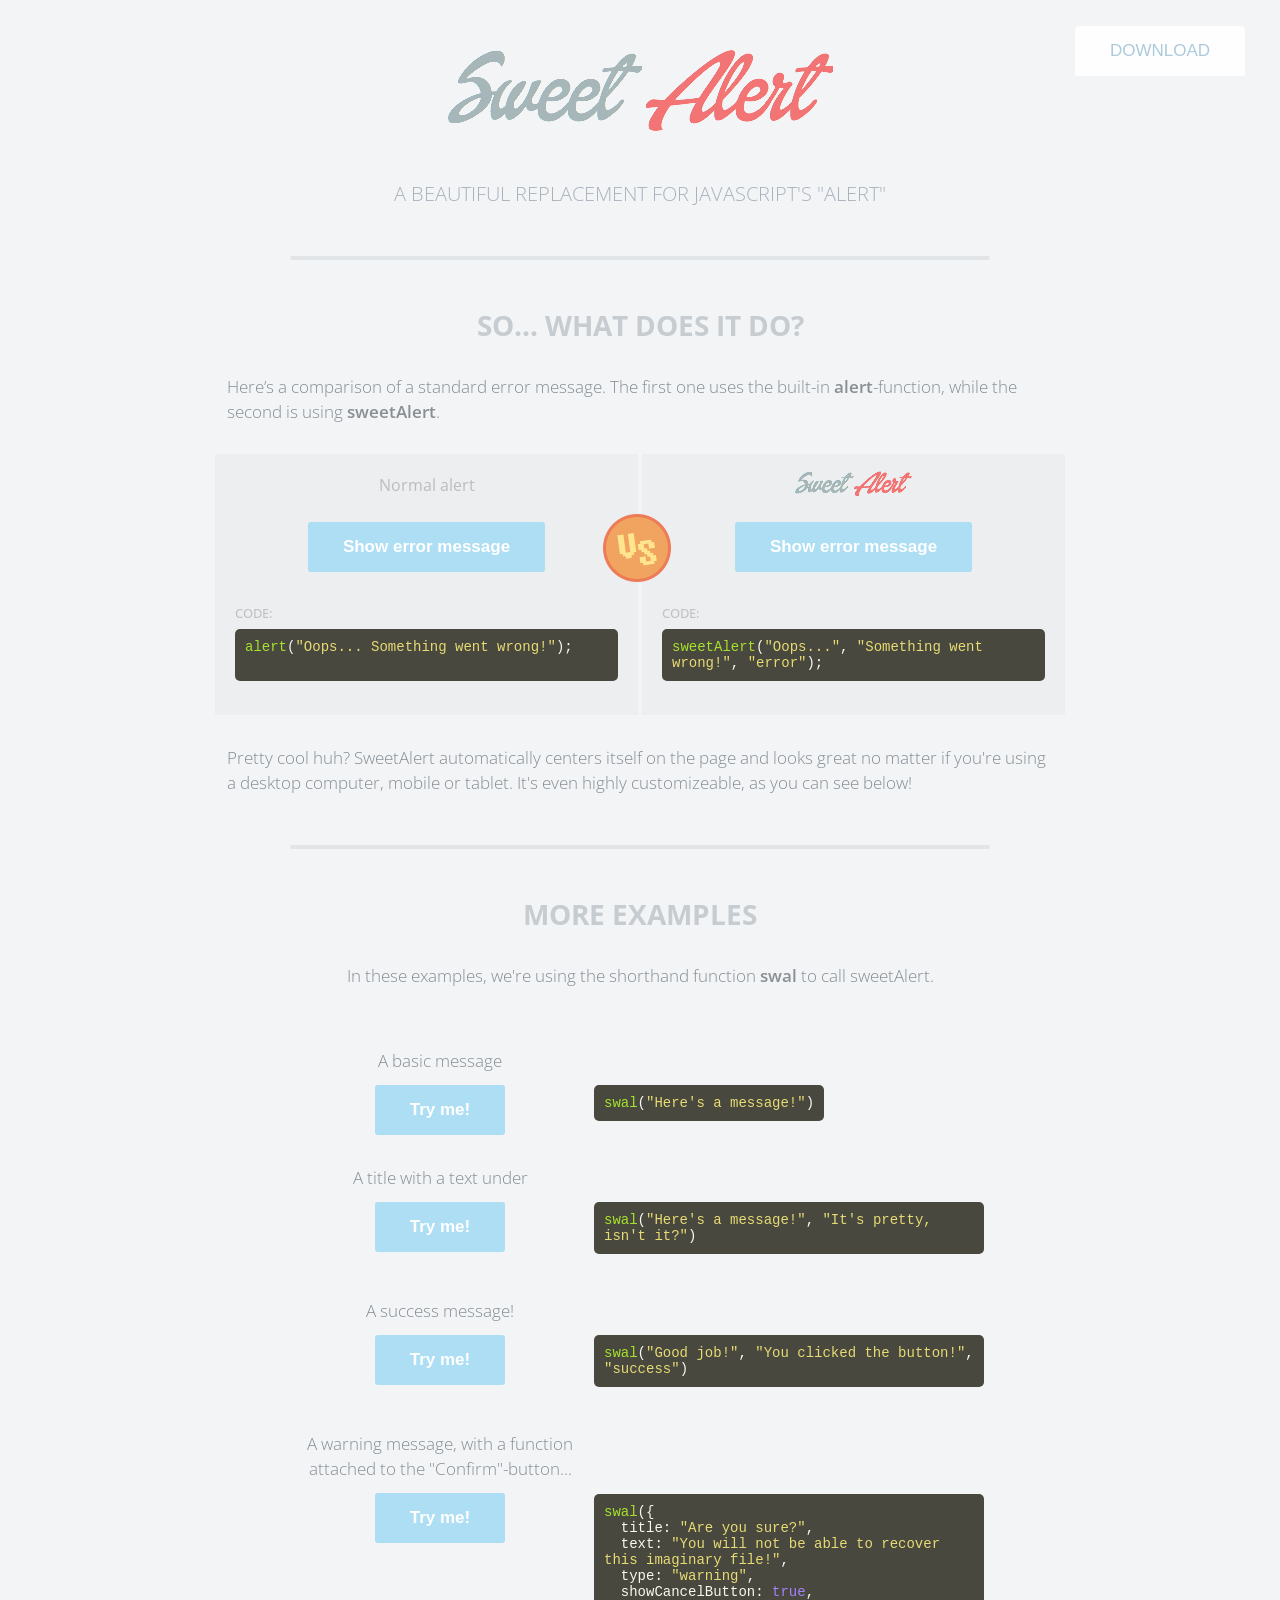
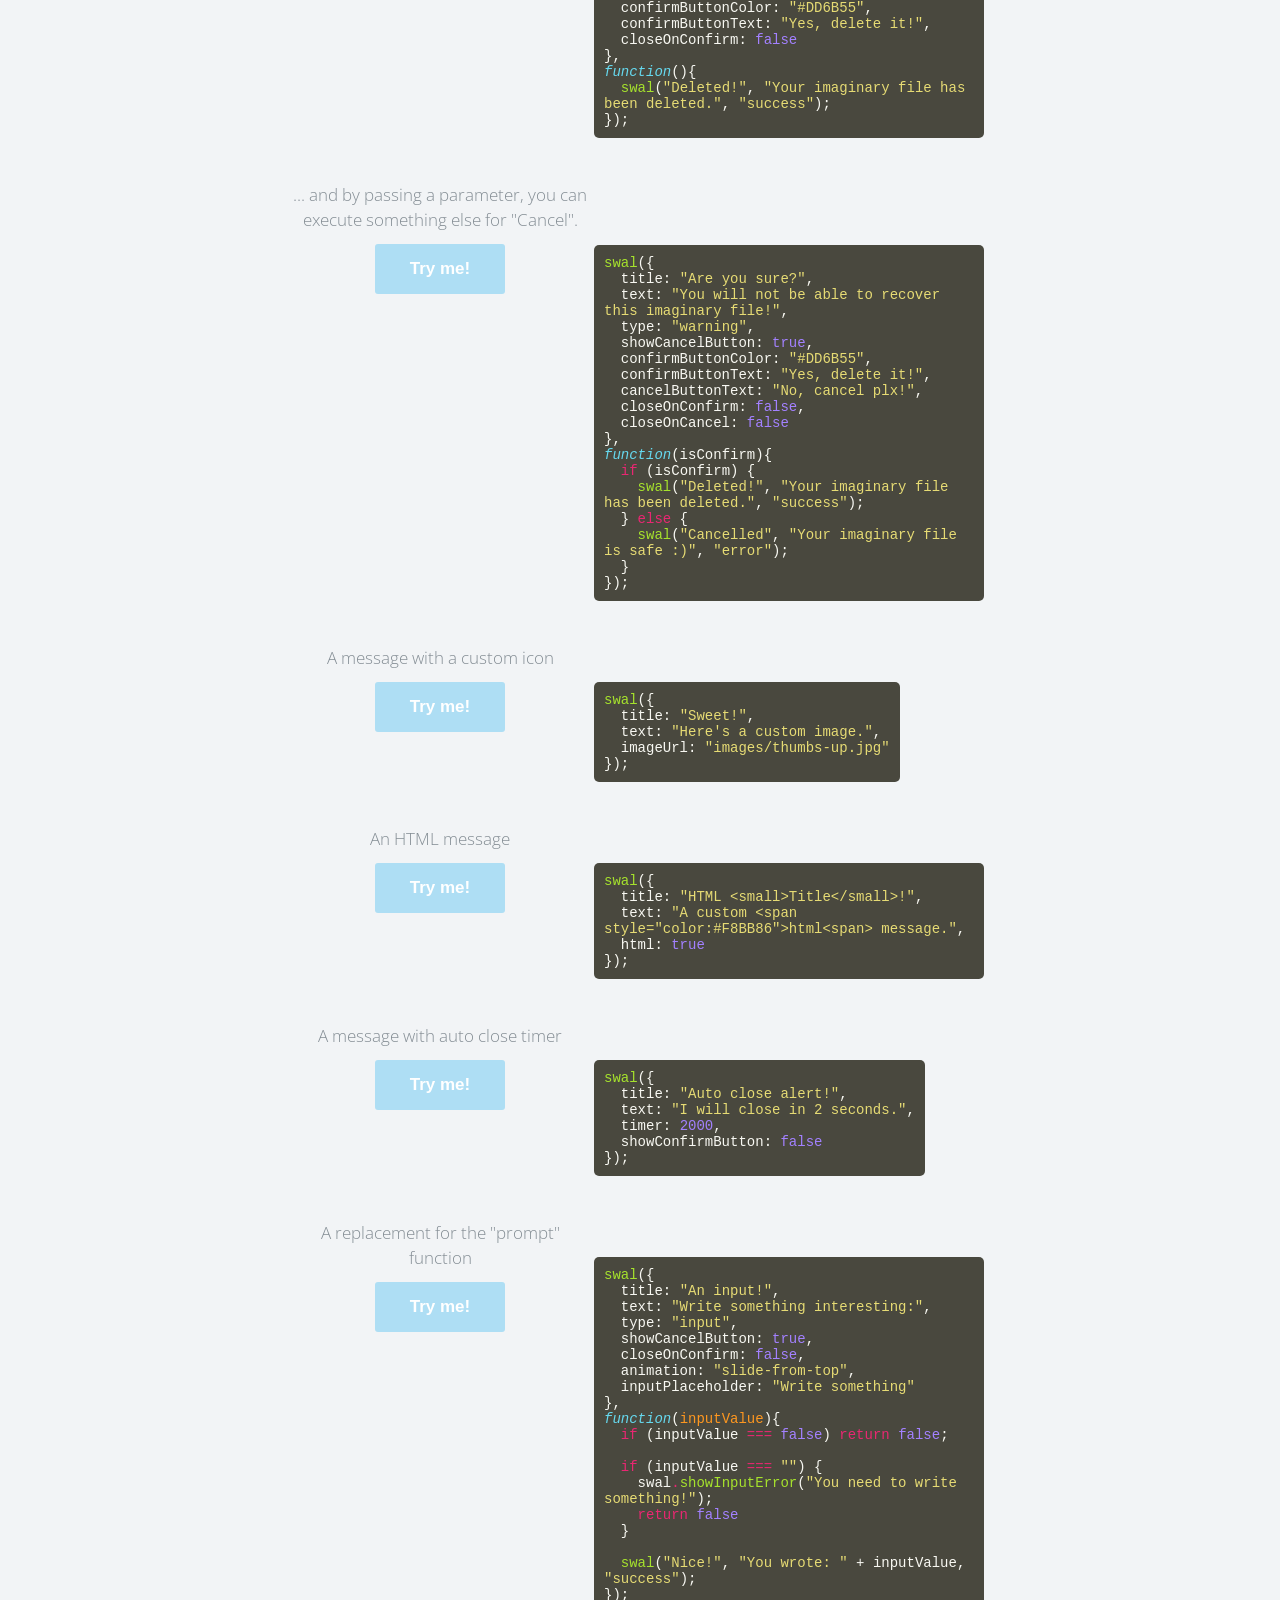
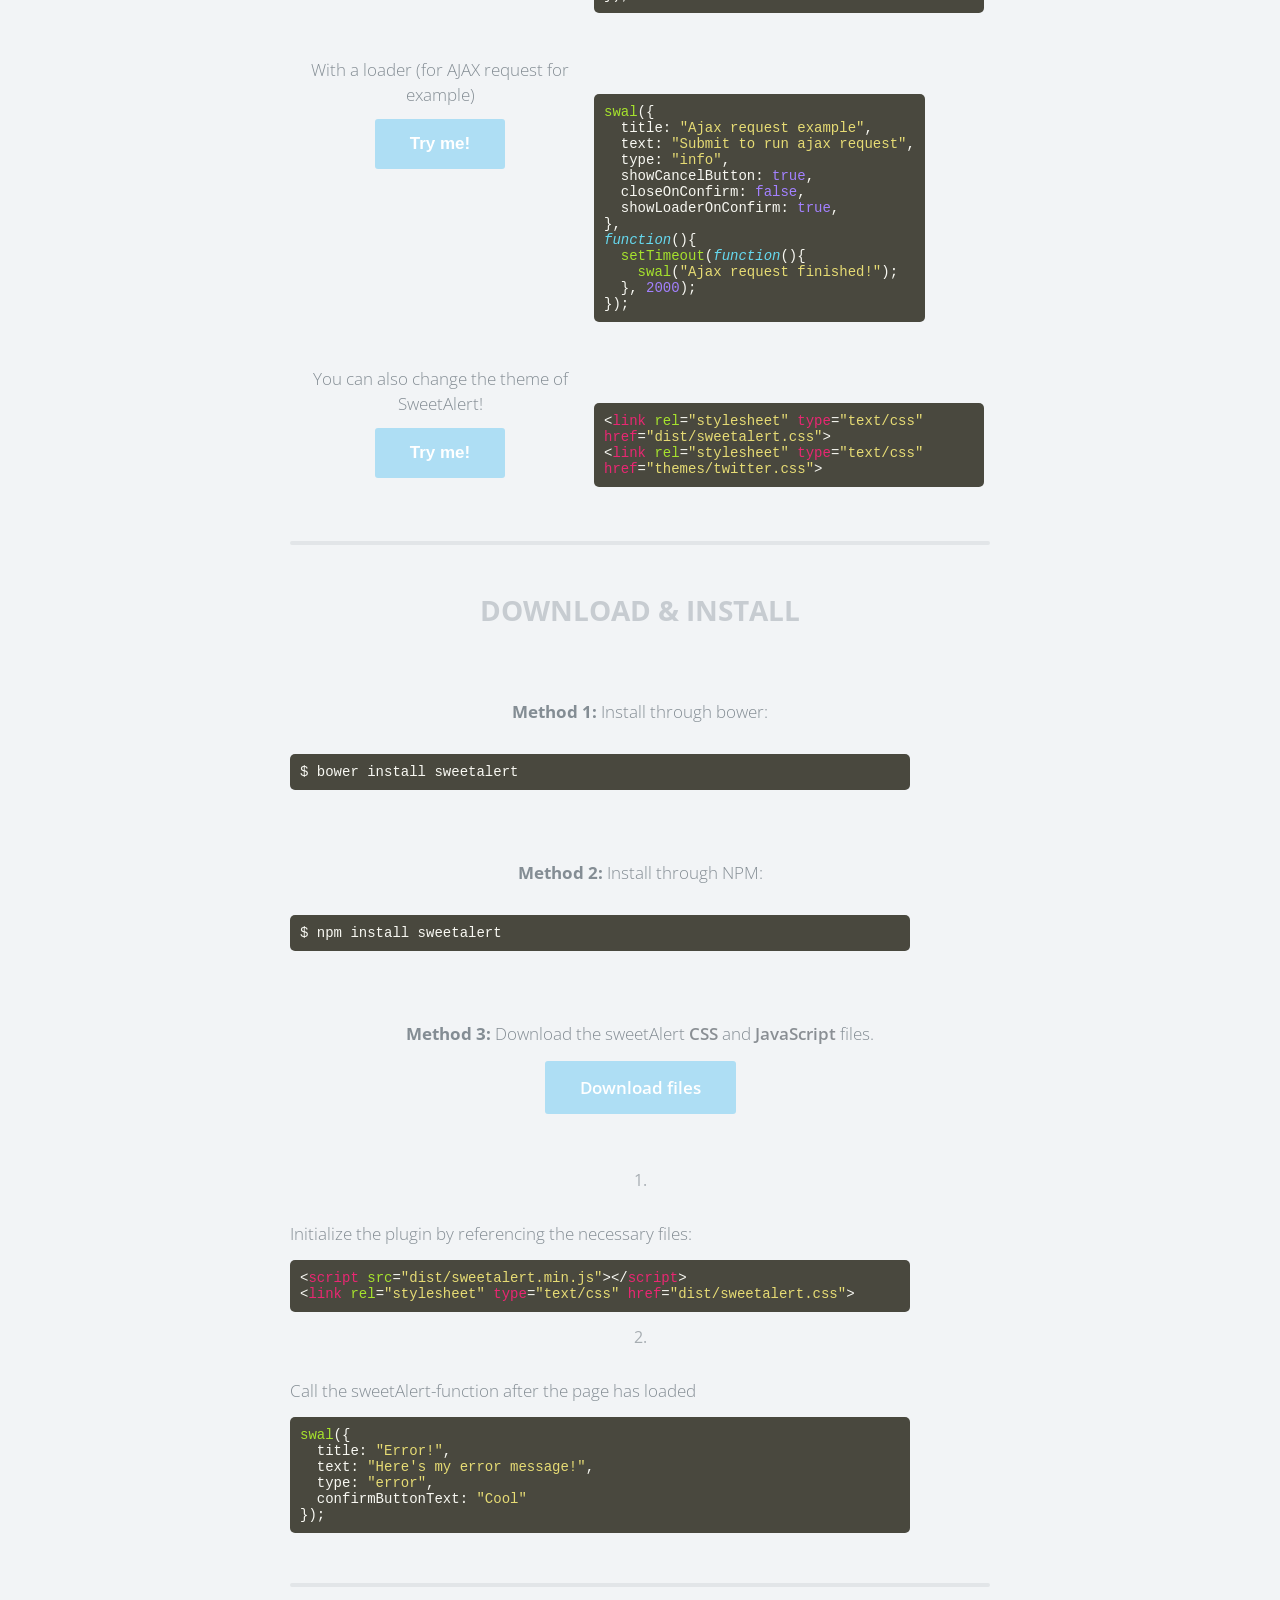
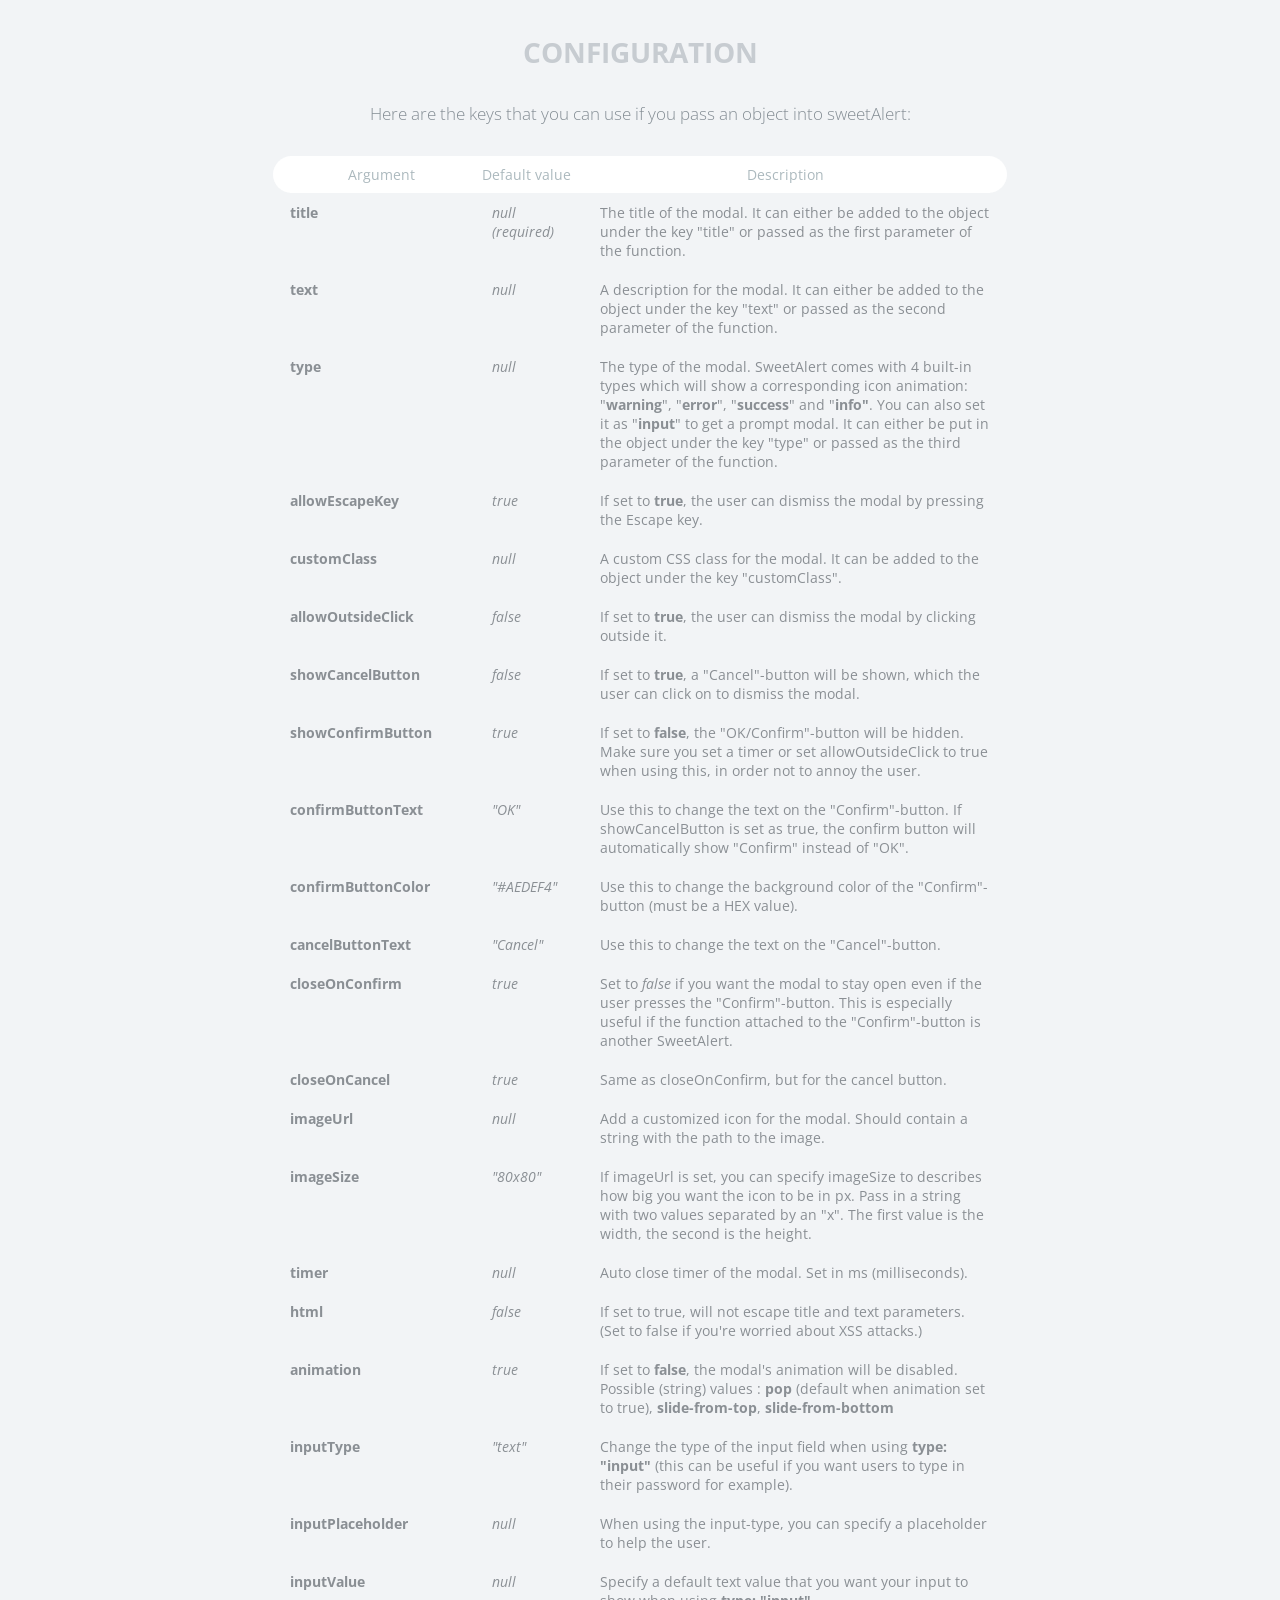
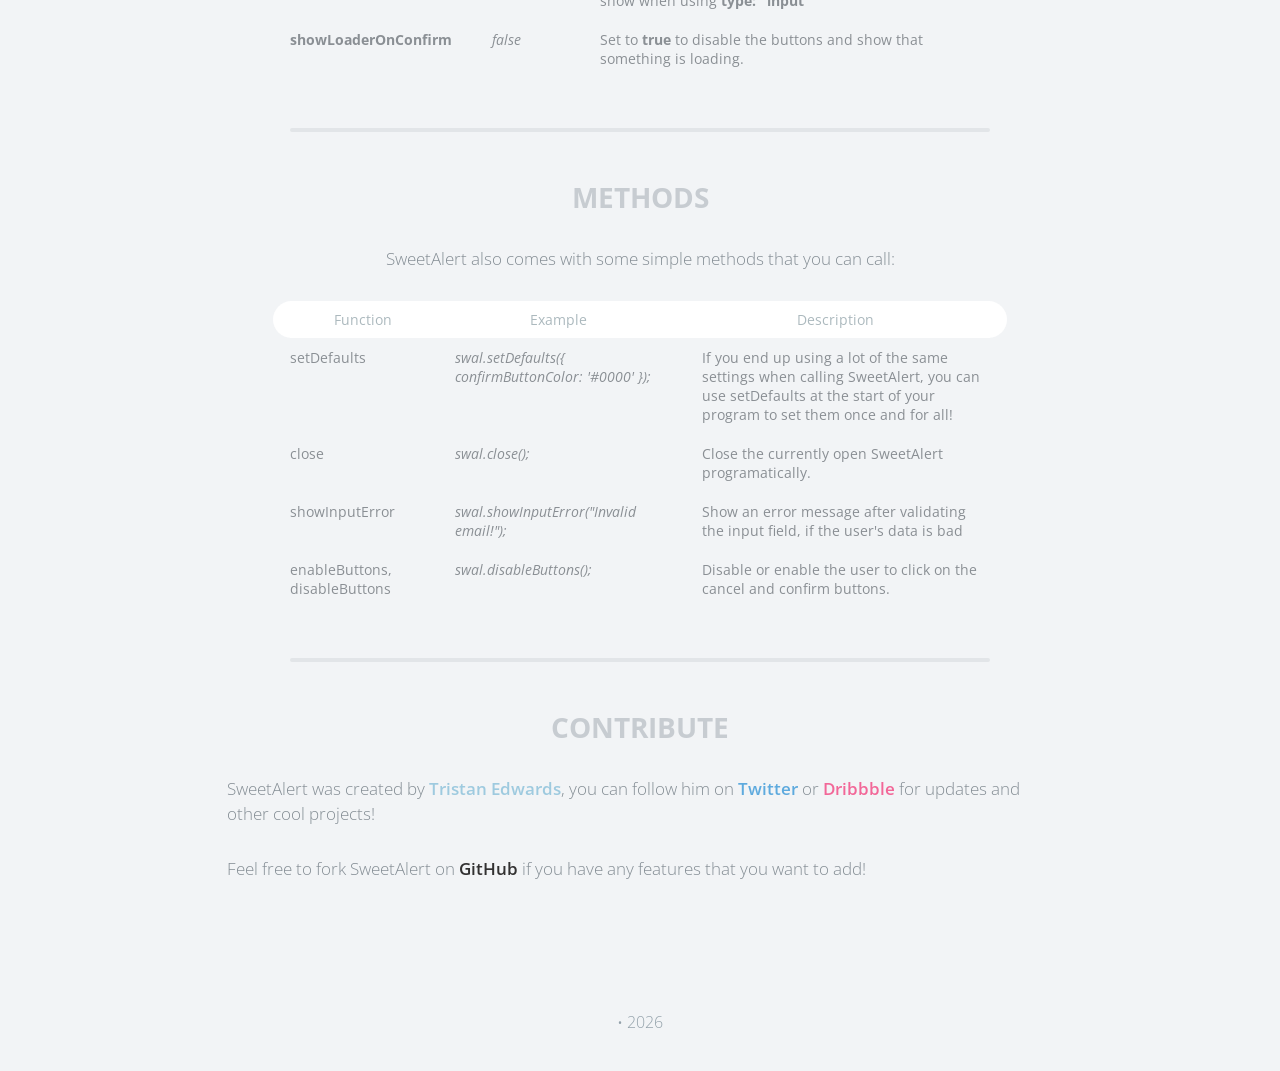
<file: sweetalert/index.html>
<!doctype html>

<html>

<head>
  <meta charset="utf-8">
  <meta name="viewport" content="width=device-width, initial-scale=1, maximum-scale=1, user-scalable=0" />
  <title>SweetAlert</title>

  <link rel="stylesheet" href="example/example.css">
  <script src="https://code.jquery.com/jquery-2.1.3.min.js"></script>

  <!-- This is what you need -->
  <script src="dist/sweetalert-dev.js"></script>
  <link rel="stylesheet" href="dist/sweetalert.css">
  <!--.......................-->

</head>

<body>

<h1>Sweet Alert</h1>
<h2>A beautiful replacement for JavaScript's "Alert"</h2>
<button class="download">Download</button>

<!-- What does it do? -->
<h3>So... What does it do?</h3>
<p>Here’s a comparison of a standard error message. The first one uses the built-in <strong>alert</strong>-function, while the second is using <strong>sweetAlert</strong>.</p>

<div class="showcase normal">
	<h4>Normal alert</h4>
	<button>Show error message</button>

	<h5>Code:</h5>
	<pre><span class="attr">alert</span>(<span class="str">"Oops... Something went wrong!"</span>);

	</pre>

	<div class="vs-icon"></div>
</div>

<div class="showcase sweet">
	<h4>Sweet Alert</h4>
	<button>Show error message</button>

	<h5>Code:</h5>
	<pre><span class="attr">sweetAlert</span>(<span class="str">"Oops..."</span>, <span class="str">"Something went wrong!"</span>, <span class="str">"error"</span>);</pre>
</div>

<p>Pretty cool huh? SweetAlert automatically centers itself on the page and looks great no matter if you're using a desktop computer, mobile or tablet. It's even highly customizeable, as you can see below!</p>


<!-- Examples -->
<h3>More examples</h3>

<p class="center">In these examples, we're using the shorthand function <strong>swal</strong> to call sweetAlert.</p>

<ul class="examples">

	<li class="message">
		<div class="ui">
			<p>A basic message</p>
			<button>Try me!</button>
		</div>
		<pre><span class="attr">swal</span>(<span class="str">"Here's a message!"</span>)</pre>
	</li>

	<li class="title-text">
		<div class="ui">
			<p>A title with a text under</p>
			<button>Try me!</button>
		</div>
		<pre><span class="attr">swal</span>(<span class="str">"Here's a message!"</span>, <span class="str">"It's pretty, isn't it?"</span>)</pre>
	</li>

	<li class="success">
		<div class="ui">
			<p>A success message!</p>
			<button>Try me!</button>
		</div>
		<pre><span class="attr">swal</span>(<span class="str">"Good job!"</span>, <span class="str">"You clicked the button!"</span>, <span class="str">"success"</span>)</pre>
	</li>

	<li class="warning confirm">
		<div class="ui">
			<p>A warning message, with a function attached to the "Confirm"-button...</p>
			<button>Try me!</button>
		</div>
		<pre><span class="attr">swal</span>({
&nbsp;&nbsp;title: <span class="str">"Are you sure?"</span>,
&nbsp;&nbsp;text: <span class="str">"You will not be able to recover this imaginary file!"</span>,
&nbsp;&nbsp;type: <span class="str">"warning"</span>,
&nbsp;&nbsp;showCancelButton: <span class="val">true</span>,
&nbsp;&nbsp;confirmButtonColor: <span class="str">"#DD6B55"</span>,
&nbsp;&nbsp;confirmButtonText: <span class="str">"Yes, delete it!"</span>,
&nbsp;&nbsp;closeOnConfirm: <span class="val">false</span>
},
<span class="func"><i>function</i></span>(){
&nbsp;&nbsp;<span class="attr">swal</span>(<span class="str">"Deleted!"</span>, <span class="str">"Your imaginary file has been deleted."</span>, <span class="str">"success"</span>);
});</pre>
	</li>

	<li class="warning cancel">
		<div class="ui">
			<p>... and by passing a parameter, you can execute something else for "Cancel".</p>
			<button>Try me!</button>
		</div>
		<pre><span class="attr">swal</span>({
&nbsp;&nbsp;title: <span class="str">"Are you sure?"</span>,
&nbsp;&nbsp;text: <span class="str">"You will not be able to recover this imaginary file!"</span>,
&nbsp;&nbsp;type: <span class="str">"warning"</span>,
&nbsp;&nbsp;showCancelButton: <span class="val">true</span>,
&nbsp;&nbsp;confirmButtonColor: <span class="str">"#DD6B55"</span>,
&nbsp;&nbsp;confirmButtonText: <span class="str">"Yes, delete it!"</span>,
&nbsp;&nbsp;cancelButtonText: <span class="str">"No, cancel plx!"</span>,
&nbsp;&nbsp;closeOnConfirm: <span class="val">false</span>,
&nbsp;&nbsp;closeOnCancel: <span class="val">false</span>
},
<span class="func"><i>function</i></span>(isConfirm){
&nbsp;&nbsp;<span class="tag">if</span> (isConfirm) {
&nbsp;&nbsp;&nbsp;&nbsp;<span class="attr">swal</span>(<span class="str">"Deleted!"</span>, <span class="str">"Your imaginary file has been deleted."</span>, <span class="str">"success"</span>);
&nbsp;&nbsp;} <span class="tag">else</span> {
	&nbsp;&nbsp;&nbsp;&nbsp;<span class="attr">swal</span>(<span class="str">"Cancelled"</span>, <span class="str">"Your imaginary file is safe :)"</span>, <span class="str">"error"</span>);
&nbsp;&nbsp;}
});</pre>
	</li>

	<li class="custom-icon">
		<div class="ui">
			<p>A message with a custom icon</p>
			<button>Try me!</button>
		</div>
		<pre><span class="attr">swal</span>({
&nbsp;&nbsp;title: <span class="str">"Sweet!"</span>,
&nbsp;&nbsp;text: <span class="str">"Here's a custom image."</span>,
&nbsp;&nbsp;imageUrl: <span class="str">"images/thumbs-up.jpg"</span>
});</pre>
	</li>

	<li class="message-html">
		<div class="ui">
			<p>An HTML message</p>
			<button>Try me!</button>
		</div>
		<pre><span class="attr">swal</span>({
&nbsp;&nbsp;title: <span class="str">"HTML &lt;small&gt;Title&lt;/small&gt;!"</span>,
&nbsp;&nbsp;text: <span class="str">"A custom &lt;span style="color:#F8BB86"&gt;html&lt;span&gt; message."</span>,
&nbsp;&nbsp;html: <span class="val">true</span>
});</pre>
	</li>

	<li class="timer">
		<div class="ui">
			<p>A message with auto close timer</p>
			<button>Try me!</button>
		</div>
		<pre><span class="attr">swal</span>({
&nbsp;&nbsp;title: <span class="str">"Auto close alert!"</span>,
&nbsp;&nbsp;text: <span class="str">"I will close in 2 seconds."</span>,
&nbsp;&nbsp;timer: <span class="val">2000</span>,
&nbsp;&nbsp;showConfirmButton: <span class="val">false</span>
});</pre>
	</li>


	<li class="input">
		<div class="ui">
			<p>A replacement for the "prompt" function</p>
			<button>Try me!</button>
		</div>
		<pre><span class="attr">swal</span>({
&nbsp;&nbsp;title: <span class="str">"An input!"</span>,
&nbsp;&nbsp;text: <span class="str">"Write something interesting:"</span>,
&nbsp;&nbsp;type: <span class="str">"input"</span>,
&nbsp;&nbsp;showCancelButton: <span class="val">true</span>,
&nbsp;&nbsp;closeOnConfirm: <span class="val">false</span>,
&nbsp;&nbsp;animation: <span class="str">"slide-from-top"</span>,
&nbsp;&nbsp;inputPlaceholder: <span class="str">"Write something"</span>
},
<span class="func"><i>function</i></span>(<span class="arg">inputValue</span>){
&nbsp;&nbsp;<span class="tag">if</span> (inputValue <span class="tag">===</span> <span class="val">false</span>) <span class="tag">return</span> <span class="val">false</span>;
&nbsp;&nbsp;
&nbsp;&nbsp;<span class="tag">if</span> (inputValue <span class="tag">===</span> <span class="str">""</span>) {
&nbsp;&nbsp;&nbsp;&nbsp;swal<span class="tag">.</span><span class="attr">showInputError</span>(<span class="str">"You need to write something!"</span>);
&nbsp;&nbsp;&nbsp;&nbsp;<span class="tag">return</span> <span class="val">false</span>
&nbsp;&nbsp;}
&nbsp;&nbsp;
&nbsp;&nbsp;<span class="attr">swal</span>(<span class="str">"Nice!"</span>, <span class="str">"You wrote: "</span> + inputValue, <span class="str">"success"</span>);
});</pre>
	</li>

  <li class="ajax">
    <div class="ui">
			<p>With a loader (for AJAX request for example)</p>
			<button>Try me!</button>
		</div>
		<pre><span class="attr">swal</span>({
&nbsp;&nbsp;title: <span class="str">"Ajax request example"</span>,
&nbsp;&nbsp;text: <span class="str">"Submit to run ajax request"</span>,
&nbsp;&nbsp;type: <span class="str">"info"</span>,
&nbsp;&nbsp;showCancelButton: <span class="val">true</span>,
&nbsp;&nbsp;closeOnConfirm: <span class="val">false</span>,
&nbsp;&nbsp;showLoaderOnConfirm: <span class="val">true</span>,
},
<span class="func"><i>function</i></span>(){
&nbsp;&nbsp;<span class="attr">setTimeout</span>(<span class="func"><i>function</i></span>(){
&nbsp;&nbsp;&nbsp;&nbsp;<span class="attr">swal</span>(<span class="str">"Ajax request finished!"</span>);
&nbsp;&nbsp;}, <span class="val">2000</span>);
});</pre>
	</li>

	<li class="theme">
		<div class="ui">
			<p>You can also change the theme of SweetAlert!</p>
			<button>Try me!</button>
		</div>
		<pre>&lt;<span class="tag">link</span> <span class="attr">rel</span>=<span class="str">"stylesheet"</span> <span class="tag">type</span>=<span class="str">"text/css"</span> <span class="tag">href</span>=<span class="str">"dist/sweetalert.css"</span>&gt;
			&lt;<span class="tag">link</span> <span class="attr">rel</span>=<span class="str">"stylesheet"</span> <span class="tag">type</span>=<span class="str">"text/css"</span> <span class="tag">href</span>=<span class="str">"themes/twitter.css"</span>&gt;</pre>
	</li>

</ul>


<!-- Download & Install -->
<h3 id="download-section">Download & install</h3>

<div class="center-container">
	<p class="center"><b>Method 1:</b> Install through bower:</p>
	<pre class="center">$ bower install sweetalert</pre>
</div>

<div class="center-container">
	<p class="center"><b>Method 2:</b> Install through NPM:</p>
	<pre class="center">$ npm install sweetalert</pre>
</div>

<p class="center"><b>Method 3:</b> Download the sweetAlert <strong>CSS</strong> and <strong>JavaScript</strong> files.</p>

<a class="button" href="https://github.com/t4t5/sweetalert/archive/master.zip" download>Download files</a>

<ol>
	<li>
		<p>Initialize the plugin by referencing the necessary files:</p>
		<pre>&lt;<span class="tag">script</span> <span class="attr">src</span>=<span class="str">"dist/sweetalert.min.js"</span>&gt;&lt;/<span class="tag">script</span>&gt;
&lt;<span class="tag">link</span> <span class="attr">rel</span>=<span class="str">"stylesheet"</span> <span class="tag">type</span>=<span class="str">"text/css"</span> <span class="tag">href</span>=<span class="str">"dist/sweetalert.css"</span>&gt;</pre>
	</li>

	<li>
		<p>Call the sweetAlert-function after the page has loaded</p>
		<pre><span class="attr">swal</span>({
&nbsp;&nbsp;title: <span class="str">"Error!"</span>,
&nbsp;&nbsp;text: <span class="str">"Here's my error message!"</span>,
&nbsp;&nbsp;type: <span class="str">"error"</span>,
&nbsp;&nbsp;confirmButtonText: <span class="str">"Cool"</span>
});
</pre>
	</li>
</ol>



<!-- Configuration -->
<h3>Configuration</h3>

<p class="center">Here are the keys that you can use if you pass an object into sweetAlert:</p>

<table>
	<tr class="titles">
		<th>
			<div class="border-left"></div>
			Argument
		</th>
		<th>Default value</th>
		<th>
			<div class="border-right"></div>
			Description
		</th>
	</tr>
	<tr>
		<td><b>title</b></td>
		<td><i>null (required)</i></td>
		<td>The title of the modal. It can either be added to the object under the key "title" or passed as the first parameter of the function.</td>
	</tr>
	<tr>
		<td><b>text</b></td>
		<td><i>null</i></td>
		<td>A description for the modal. It can either be added to the object under the key "text" or passed as the second parameter of the function.</td>
	</tr>
	<tr>
		<td><b>type</b></td>
		<td><i>null</i></td>
		<td>The type of the modal. SweetAlert comes with 4 built-in types which will show a corresponding icon animation: "<strong>warning</strong>", "<strong>error</strong>", "<strong>success</strong>" and "<strong>info"</strong>. You can also set it as "<strong>input</strong>" to get a prompt modal. It can either be put in the object under the key "type" or passed as the third parameter of the function.</td>
	</tr>
    <tr>
      <td><b>allowEscapeKey</b></td>
      <td><i>true</i></td>
      <td>If set to <strong>true</strong>, the user can dismiss the modal by pressing the Escape key.</td>
    </tr>
	<tr>
		<td><b>customClass</b></td>
		<td><i>null</i></td>
		<td>A custom CSS class for the modal. It can be added to the object under the key "customClass".</td>
	</tr>
	<tr>
		<td><b>allowOutsideClick</b></td>
		<td><i>false</i></td>
		<td>If set to <strong>true</strong>, the user can dismiss the modal by clicking outside it.</td>
	</tr>
	<tr>
		<td><b>showCancelButton</b></td>
		<td><i>false</i></td>
		<td>If set to <strong>true</strong>, a "Cancel"-button will be shown, which the user can click on to dismiss the modal.</td>
	</tr>
	<tr>
		<td><b>showConfirmButton</b></td>
		<td><i>true</i></td>
		<td>If set to <strong>false</strong>, the "OK/Confirm"-button will be hidden. Make sure you set a timer or set allowOutsideClick to true when using this, in order not to annoy the user.</td>
	</tr>
	<tr>
		<td><b>confirmButtonText</b></td>
		<td><i>"OK"</i></td>
		<td>Use this to change the text on the "Confirm"-button. If showCancelButton is set as true, the confirm button will automatically show "Confirm" instead of "OK".</td>
	</tr>
	<tr>
		<td><b>confirmButtonColor</b></td>
		<td><i>"#AEDEF4"</i></td>
		<td>Use this to change the background color of the "Confirm"-button (must be a HEX value).</td>
	</tr>
	<tr>
		<td><b>cancelButtonText</b></td>
		<td><i>"Cancel"</i></td>
		<td>Use this to change the text on the "Cancel"-button.</td>
	</tr>
	<tr>
		<td><b>closeOnConfirm</b></td>
		<td><i>true</i></td>
		<td>Set to <i>false</i> if you want the modal to stay open even if the user presses the "Confirm"-button. This is especially useful if the function attached to the "Confirm"-button is another SweetAlert.</td>
	</tr>
	<tr>
		<td><b>closeOnCancel</b></td>
		<td><i>true</i></td>
		<td>Same as closeOnConfirm, but for the cancel button.</td>
	</tr>
	<tr>
		<td><b>imageUrl</b></td>
		<td><i>null</i></td>
		<td>Add a customized icon for the modal. Should contain a string with the path to the image.</td>
	</tr>
	<tr>
		<td><b>imageSize</b></td>
		<td><i>"80x80"</i></td>
		<td>If imageUrl is set, you can specify imageSize to describes how big you want the icon to be in px. Pass in a string with two values separated by an "x". The first value is the width, the second is the height.</td>
	</tr>
	<tr>
		<td><b>timer</b></td>
		<td><i>null</i></td>
		<td>Auto close timer of the modal. Set in ms (milliseconds).</td>
	</tr>
	<tr>
		<td><b>html</b></td>
		<td><i>false</i></td>
		<td>If set to true, will not escape title and text parameters. (Set to false if you're worried about XSS attacks.)</td>
	</tr>
	<tr>
		<td><b>animation</b></td>
		<td><i>true</i></td>
		<td>If set to <strong>false</strong>, the modal's animation will be disabled. Possible (string) values : <strong>pop</strong> (default when animation set to true), <strong>slide-from-top</strong>, <strong>slide-from-bottom</strong></td>
	</tr>
	<tr>
		<td><b>inputType</b></td>
		<td><i>"text"</i></td>
		<td>Change the type of the input field when using <strong>type: "input"</strong> (this can be useful if you want users to type in their password for example).</td>
	</tr>
	<tr>
		<td><b>inputPlaceholder</b></td>
		<td><i>null</i></td>
		<td>When using the input-type, you can specify a placeholder to help the user.</td>
	</tr>
	<tr>
		<td><b>inputValue</b></td>
		<td><i>null</i></td>
		<td>Specify a default text value that you want your input to show when using <strong>type: "input"</strong></td>
	</tr>
	<tr>
		<td><b>showLoaderOnConfirm</b></td>
		<td><i>false</i></td>
    <td>Set to <strong>true</strong> to disable the buttons and show that something is loading.</td>
	</tr>
</table>


<!-- Methods -->
<h3>Methods</h3>

<p class="center">SweetAlert also comes with some simple methods that you can call:</p>

<table>
	<tr class="titles">
		<th>
			<div class="border-left"></div>
			Function
		</th>
		<th>Example</th>
		<th>
			<div class="border-right"></div>
			Description
		</th>
	</tr>
	<tr>
		<td>setDefaults</td>
		<td><i>swal.setDefaults({ confirmButtonColor: '#0000' });</i></td>
		<td>If you end up using a lot of the same settings when calling SweetAlert, you can use setDefaults at the start of your program to set them once and for all!</td>
	</tr>
	<tr>
		<td>close</td>
		<td><i>swal.close();</i></td>
		<td>Close the currently open SweetAlert programatically.</td>
	</tr>
	<tr>
		<td>showInputError</td>
		<td><i>swal.showInputError("Invalid email!");</i></td>
		<td>Show an error message after validating the input field, if the user's data is bad</td>
	</tr>
	<tr>
		<td>enableButtons, disableButtons</td>
		<td><i>swal.disableButtons();</i></td>
		<td>Disable or enable the user to click on the cancel and confirm buttons.</td>
	</tr>
</table>



<!-- Contribute -->
<h3>Contribute</h3>
<p>SweetAlert was created by <a href="https://tristanedwards.me" target="_blank">Tristan Edwards</a>, you can follow him on <a href="https://twitter.com/t4t5" target="_blank" class="twitter">Twitter</a> or <a href="https://dribbble.com/tristanedwards" target="_blank" class="dribbble">Dribbble</a> for updates and other cool projects!</p>
<p>Feel free to fork SweetAlert on <a href="https://github.com/t4t5/sweetalert" class="github">GitHub</a> if you have any features that you want to add!</p>


<footer>
	<span class="te-logo">TE</span> • <script>document.write(new Date().getFullYear())</script>
</footer>


<script>

document.querySelector('button.download').onclick = function(){
	$("html, body").animate({ scrollTop: $("#download-section").offset().top }, 1000);
};

document.querySelector('.showcase.normal button').onclick = function(){
	alert("Oops... Something went wrong!");
};

document.querySelector('.showcase.sweet button').onclick = function(){
	swal("Oops...", "Something went wrong!", "error");
};

document.querySelector('ul.examples li.message button').onclick = function(){
	swal("Here's a message!");
};

document.querySelector('ul.examples li.timer button').onclick = function(){
	swal({
		title: "Auto close alert!",
		text: "I will close in 2 seconds.",
		timer: 2000,
		showConfirmButton: false
	});
};

document.querySelector('ul.examples li.title-text button').onclick = function(){
	swal("Here's a message!", "It's pretty, isn't it?");
};

document.querySelector('ul.examples li.success button').onclick = function(){
	swal("Good job!", "You clicked the button!", "success");
};

document.querySelector('ul.examples li.warning.confirm button').onclick = function(){
	swal({
		title: "Are you sure?",
		text: "You will not be able to recover this imaginary file!",
		type: "warning",
		showCancelButton: true,
		confirmButtonColor: '#DD6B55',
		confirmButtonText: 'Yes, delete it!',
		closeOnConfirm: false
	},
	function(){
		swal("Deleted!", "Your imaginary file has been deleted!", "success");
	});
};

document.querySelector('ul.examples li.warning.cancel button').onclick = function(){
	swal({
		title: "Are you sure?",
		text: "You will not be able to recover this imaginary file!",
		type: "warning",
		showCancelButton: true,
		confirmButtonColor: '#DD6B55',
		confirmButtonText: 'Yes, delete it!',
		cancelButtonText: "No, cancel plx!",
		closeOnConfirm: false,
		closeOnCancel: false
	},
	function(isConfirm){
    if (isConfirm){
      swal("Deleted!", "Your imaginary file has been deleted!", "success");
    } else {
      swal("Cancelled", "Your imaginary file is safe :)", "error");
    }
	});
};

document.querySelector('ul.examples li.custom-icon button').onclick = function(){
	swal({
		title: "Sweet!",
		text: "Here's a custom image.",
		imageUrl: 'example/images/thumbs-up.jpg'
	});
};

document.querySelector('ul.examples li.message-html button').onclick = function(){
	swal({
		title: "HTML <small>Title</small>!",
		text: 'A custom <span style="color:#F8BB86">html</span> message.',
		html: true
	});
};

document.querySelector('ul.examples li.input button').onclick = function(){
	swal({
		title: "An input!",
		text: 'Write something interesting:',
		type: 'input',
		showCancelButton: true,
		closeOnConfirm: false,
		animation: "slide-from-top",
		inputPlaceholder: "Write something",
	},
	function(inputValue){
		if (inputValue === false) return false;

		if (inputValue === "") {
			swal.showInputError("You need to write something!");
			return false;
		}
    
		swal("Nice!", 'You wrote: ' + inputValue, "success");

	});
};

document.querySelector('ul.examples li.theme button').onclick = function() {
	swal({
		title: "Themes!",
		text: "Here's the Twitter theme for SweetAlert!",
		confirmButtonText: "Cool!",
		customClass: 'twitter'
	});
};

document.querySelector('ul.examples li.ajax button').onclick = function() {
  swal({
    title: 'Ajax request example',
    text: 'Submit to run ajax request',
    type: 'info',
    showCancelButton: true,
    closeOnConfirm: false,
    showLoaderOnConfirm: true,
  }, function(){
    setTimeout(function() {
      swal('Ajax request finished!');
    }, 2000);
  });
};

</script>



</body>

</html>
</file>
<file: sweetalert/example/example.css>
@import url(https://fonts.googleapis.com/css?family=Open+Sans:400,600,700,300);
@import url(https://fonts.googleapis.com/css?family=Open+Sans+Condensed:700);
body {
  background-color: #f2f4f6;
  font-family: 'Open Sans', sans-serif;
  text-align: center; }

h1 {
  background-image: url("images/logo_big.png");
  background-image: -webkit-image-set(url("images/logo_big.png") 1x, url("images/logo_big@2x.png") 2x);
  width: 385px;
  height: 81px;
  text-indent: -9999px;
  white-space: nowrap;
  margin: 50px auto; }
  @media all and (max-width: 420px) {
    h1 {
      width: 300px;
      background-size: contain;
      background-repeat: no-repeat;
      background-position: center; } }
  @media all and (max-width: 330px) {
    h1 {
      width: 250px; } }

h2 {
  font-size: 20px;
  color: #A9B2BC;
  line-height: 25px;
  text-transform: uppercase;
  font-weight: 300;
  text-align: center;
  display: block; }

h3 {
  font-size: 28px;
  color: #C7CCD1;
  text-transform: uppercase;
  font-family: 'Open Sans Condensed', sans-serif;
  margin-top: 100px;
  text-align: center;
  position: relative; }
  h3#download-section {
    margin-top: 50px;
    padding-top: 40px; }
  h3::after {
    content: "";
    background-color: #e2e5e8;
    height: 4px;
    width: 700px;
    left: 50%;
    margin-left: -350px;
    position: absolute;
    margin-top: -50px;
    border-radius: 2px; }
    @media all and (max-width: 740px) {
      h3::after {
        width: auto;
        left: 20px;
        right: 20px;
        margin-left: 0; } }

a {
  text-decoration: none; }

p {
  max-width: 826px;
  margin: 30px auto;
  font-size: 17px;
  font-weight: 300;
  color: #848D94;
  line-height: 25px;
  text-align: left; }
  p.center {
    text-align: center; }
  p strong {
    color: #8A8F94;
    font-weight: 600; }
  p a {
    color: #9ECADF;
    font-weight: 600; }
    p a:hover {
      text-decoration: underline; }
    p a.twitter {
      color: #5eaade; }
    p a.dribbble {
      color: #f26798; }
    p a.github {
      color: #323131; }

button, .button {
  background-color: #AEDEF4;
  color: white;
  border: none;
  box-shadow: none;
  font-size: 17px;
  font-weight: 500;
  font-weight: 600;
  border-radius: 3px;
  padding: 15px 35px;
  margin: 26px 5px 0 5px;
  cursor: pointer; }
  button:focus, .button:focus {
    outline: none; }
  button:hover, .button:hover {
    background-color: #a1d9f2; }
  button:active, .button:active {
    background-color: #81ccee; }
  button.cancel, .button.cancel {
    background-color: #D0D0D0; }
    button.cancel:hover, .button.cancel:hover {
      background-color: #c8c8c8; }
    button.cancel:active, .button.cancel:active {
      background-color: #b6b6b6; }
  button.download, .button.download {
    position: fixed;
    right: 30px;
    top: 0;
    background-color: rgba(255, 255, 255, 0.9);
    color: #ABCADA;
    font-weight: 500;
    text-transform: uppercase;
    z-index: 3; }
    @media all and (max-width: 1278px) {
      button.download, .button.download {
        display: none; } }

.center-container {
  max-width: 700px;
  margin: 70px auto; }

pre {
  background-color: #49483e;
  color: #f8f8f2;
  padding: 10px;
  border-radius: 5px;
  white-space: pre-line;
  text-align: left;
  font-size: 14px;
  max-width: 600px; }
  pre .str {
    color: #e6db74; }
  pre .func {
    color: #66d9ef; }
  pre .val {
    color: #a381ff; }
  pre .tag {
    color: #e92772; }
  pre .attr {
    color: #a6e22d; }
  pre .arg {
    color: #fd9720; }

.showcase {
  background-color: #eceef0;
  padding: 20px;
  display: inline-block;
  width: 383px;
  vertical-align: top;
  position: relative; }
  @media all and (max-width: 865px) {
    .showcase {
      margin: 5px auto;
      padding: 46px 20px; } }
  @media all and (max-width: 440px) {
    .showcase {
      width: auto; } }
  .showcase h4 {
    font-size: 16px;
    color: #BCBCBC;
    line-height: 22px;
    margin: 0 auto;
    font-weight: 400; }
  .showcase.sweet h4 {
    width: 117px;
    height: 25px;
    margin-top: -3px;
    text-indent: -9999px;
    background-image: url("images/logo_small.png");
    background-image: -webkit-image-set(url("images/logo_small.png") 1x, url("images/logo_small@2x.png") 2x); }
  .showcase h5 {
    margin-bottom: -7px;
    text-align: left;
    font-weight: 500;
    text-transform: uppercase;
    color: #c2c2c2; }
  .showcase button {
    margin-bottom: 10px; }
  .showcase .vs-icon {
    background-image: url("images/vs_icon.png");
    background-image: -webkit-image-set(url("images/vs_icon.png") 1x, url("images/vs_icon@2x.png") 2x);
    width: 69px;
    height: 69px;
    position: absolute;
    right: -34px;
    top: 60px;
    z-index: 2; }
    @media all and (max-width: 865px) {
      .showcase .vs-icon {
        margin: 5px auto;
        right: auto;
        left: 50%;
        margin-left: -35px;
        top: auto;
        bottom: -35px; } }

ul.examples {
  list-style-type: none;
  width: 700px;
  margin: 0 auto;
  text-align: left;
  padding-left: 0; }
  @media all and (max-width: 758px) {
    ul.examples {
      width: auto; } }
  ul.examples li {
    padding-left: 0; }
  ul.examples .ui, ul.examples pre {
    display: inline-block;
    vertical-align: top; }
    @media all and (max-width: 758px) {
      ul.examples .ui, ul.examples pre {
        display: block;
        max-width: none;
        margin: 0 auto; } }
  ul.examples .ui {
    width: 300px;
    text-align: center; }
    ul.examples .ui button {
      margin-top: 12px; }
    ul.examples .ui p {
      text-align: center;
      margin-bottom: 0; }
  ul.examples pre {
    max-width: 370px;
    margin-top: 67px; }
    @media all and (max-width: 758px) {
      ul.examples pre {
        margin-top: 16px !important;
        margin-bottom: 60px; } }
  ul.examples .warning pre {
    margin-top: 93px; }

ol {
  max-width: 700px;
  margin: 70px auto;
  list-style-position: inside;
  padding-left: 0; }
  ol li {
    color: #A7ADB2; }
    ol li p {
      margin-bottom: 10px; }

table {
  width: 700px;
  font-size: 14px;
  color: #8a8f94;
  margin: 10px auto;
  text-align: left;
  border-collapse: collapse; }
  @media all and (max-width: 750px) {
    table {
      width: auto;
      margin: 10px 20px; } }
  table th {
    background-color: white;
    padding: 9px;
    color: #acb9be;
    font-weight: 400;
    text-align: center;
    position: relative; }
    table th .border-left, table th .border-right {
      position: absolute;
      background-color: white;
      border-radius: 50%;
      top: 0;
      left: -17px;
      width: 37px;
      height: 37px; }
    table th .border-right {
      left: auto;
      right: -17px; }
    @media all and (max-width: 750px) {
      table th:nth-child(2) {
        display: none; } }
  table td {
    padding: 10px 20px;
    vertical-align: top; }
    table td:first-child {
      padding-left: 0px; }
    table td:last-child {
      padding-right: 0px; }
    @media all and (max-width: 750px) {
      table td:nth-child(2) {
        display: none; } }
    @media all and (max-width: 360px) {
      table td {
        padding: 10px 4px; }
        table td b {
          font-size: 13px; } }

footer {
  margin-top: 100px;
  padding-bottom: 30px;
  color: #9A999F;
  display: inline-block;
  position: relative;
  color: gray;
  font-weight: 400;
  color: #93a1aa;
  font-weight: 300; }
  footer .te-logo {
    text-indent: -99999px;
    background-size: contain;
    background-repeat: no-repeat;
    background-position: center center;
    height: 16px;
    width: 16px;
    display: inline-block;
    margin-right: 5px;
    background-image: url("images/te-logo-small.svg");
    position: absolute;
    left: -22px;
    top: 3px; }

.sweet-alert.twitter {
  font-family: "Helvetica Neue", Helvetica, Arial, sans-serif;
  padding: 15px;
  padding-top: 55px;
  text-align: right;
  border-radius: 6px;
  box-shadow: 0px 0px 0px 1px rgba(0, 0, 0, 0.11), 0px 6px 30px rgba(0, 0, 0, 0.14); }
  .sweet-alert.twitter ~ .sweet-overlay {
    background: rgba(41, 47, 51, 0.9); }
  .sweet-alert.twitter h2 {
    position: absolute;
    top: 0;
    left: 0;
    right: 0;
    height: 40px;
    line-height: 40px;
    font-size: 16px;
    font-weight: 400;
    color: #8899a6;
    margin: 0;
    color: #66757f;
    border-bottom: 1px solid #e1e8ed; }
  .sweet-alert.twitter p {
    display: block;
    text-align: center;
    color: #66757f;
    font-weight: 400;
    font-size: 13px;
    margin-top: 7px; }
  .sweet-alert.twitter .sa-button-container {
    background-color: #f5f8fa;
    border-top: 1px solid #e1e8ed;
    box-shadow: 0px -1px 0px white;
    margin: -15px;
    margin-top: 0; }
  .sweet-alert.twitter[data-has-confirm-button=false][data-has-cancel-button=false] {
    padding-bottom: 10px; }
    .sweet-alert.twitter[data-has-confirm-button=false][data-has-cancel-button=false] .sa-button-container {
      display: none; }
  .sweet-alert.twitter button {
    border-radius: 2px;
    box-shadow: none !important;
    text-shadow: 0px -1px 0px rgba(0, 0, 0, 0.3);
    margin: 17px 0px;
    border-radius: 4px;
    font-size: 14px;
    font-weight: 600;
    padding: 8px 16px;
    position: relative; }
    .sweet-alert.twitter button:focus, .sweet-alert.twitter button.cancel:focus {
      box-shadow: none !important; }
      .sweet-alert.twitter button:focus::before, .sweet-alert.twitter button.cancel:focus::before {
        content: "";
        position: absolute;
        left: -5px;
        top: -5px;
        right: -5px;
        bottom: -5px;
        border: 2px solid #a5b0b4;
        border-radius: 8px; }
    .sweet-alert.twitter button.confirm {
      background-color: #55acee !important;
      background-image: linear-gradient(transparent, rgba(0, 0, 0, 0.05));
      -ms-filter: "progid:DXImageTransform.Microsoft.gradient(startColorstr=#00000000, endColorstr=#0C000000)";
      border: 1px solid #3b88c3;
      box-shadow: inset 0 1px 0 rgba(255, 255, 255, 0.15);
      margin-right: 15px; }
      .sweet-alert.twitter button.confirm:hover {
        background-color: #55acee;
        background-image: linear-gradient(transparent, rgba(0, 0, 0, 0.15));
        -ms-filter: "progid:DXImageTransform.Microsoft.gradient(startColorstr=#00000000, endColorstr=#26000000)";
        border-color: #3b88c3; }
    .sweet-alert.twitter button.cancel {
      color: #66757e;
      background-color: #f5f8fa;
      background-image: linear-gradient(#fff, #f5f8fa);
      text-shadow: 0px -1px 0px white;
      margin-right: 9px;
      border: 1px solid #e1e8ed; }
      .sweet-alert.twitter button.cancel:hover, .sweet-alert.twitter button.cancel:focus:hover {
        background-color: #e1e8ed;
        background-image: linear-gradient(#fff, #e1e8ed);
        -ms-filter: "progid:DXImageTransform.Microsoft.gradient(enabled=false)";
        border-color: #e1e8ed; }
      .sweet-alert.twitter button.cancel:focus {
        background: #fff;
        border-color: #fff; }
  .sweet-alert.twitter .sa-icon {
    transform: scale(0.72);
    margin-bottom: -2px;
    margin-top: -10px; }
  .sweet-alert.twitter input {
    border: 1px solid #e1e8ed;
    border-radius: 3px;
    padding: 10px 7px;
    height: auto;
    box-shadow: none;
    font-size: 13px;
    margin: 10px 0; }
    .sweet-alert.twitter input:focus {
      border-color: #94A1A6;
      box-shadow: inset 0 0 0 1px rgba(77, 99, 107, 0.7); }
  .sweet-alert.twitter fieldset .sa-input-error {
    display: none; }
  .sweet-alert.twitter .sa-error-container {
    text-align: center;
    border: none;
    background-color: #fbedc0;
    margin-bottom: 6px; }
    .sweet-alert.twitter .sa-error-container.show {
      border: 1px solid #f0e1b9; }
    .sweet-alert.twitter .sa-error-container .icon {
      display: none; }
    .sweet-alert.twitter .sa-error-container p {
      color: #292f33;
      font-weight: 600;
      margin-top: 0; }
</file>
<file: sweetalert/dist/sweetalert.css>
body.stop-scrolling {
  height: 100%;
  overflow: hidden; }

.sweet-overlay {
  background-color: black;
  /* IE8 */
  -ms-filter: "progid:DXImageTransform.Microsoft.Alpha(Opacity=40)";
  /* IE8 */
  background-color: rgba(0, 0, 0, 0.4);
  position: fixed;
  left: 0;
  right: 0;
  top: 0;
  bottom: 0;
  display: none;
  z-index: 10000; }

.sweet-alert {
  background-color: white;
  font-family: 'Open Sans', 'Helvetica Neue', Helvetica, Arial, sans-serif;
  width: 478px;
  padding: 17px;
  border-radius: 5px;
  text-align: center;
  position: fixed;
  left: 50%;
  top: 50%;
  margin-left: -256px;
  margin-top: -200px;
  overflow: hidden;
  display: none;
  z-index: 99999; }
  @media all and (max-width: 540px) {
    .sweet-alert {
      width: auto;
      margin-left: 0;
      margin-right: 0;
      left: 15px;
      right: 15px; } }
  .sweet-alert h2 {
    color: #575757;
    font-size: 30px;
    text-align: center;
    font-weight: 600;
    text-transform: none;
    position: relative;
    margin: 25px 0;
    padding: 0;
    line-height: 40px;
    display: block; }
  .sweet-alert p {
    color: #797979;
    font-size: 16px;
    text-align: center;
    font-weight: 300;
    position: relative;
    text-align: inherit;
    float: none;
    margin: 0;
    padding: 0;
    line-height: normal; }
  .sweet-alert fieldset {
    border: none;
    position: relative; }
  .sweet-alert .sa-error-container {
    background-color: #f1f1f1;
    margin-left: -17px;
    margin-right: -17px;
    overflow: hidden;
    padding: 0 10px;
    max-height: 0;
    webkit-transition: padding 0.15s, max-height 0.15s;
    transition: padding 0.15s, max-height 0.15s; }
    .sweet-alert .sa-error-container.show {
      padding: 10px 0;
      max-height: 100px;
      webkit-transition: padding 0.2s, max-height 0.2s;
      transition: padding 0.25s, max-height 0.25s; }
    .sweet-alert .sa-error-container .icon {
      display: inline-block;
      width: 24px;
      height: 24px;
      border-radius: 50%;
      background-color: #ea7d7d;
      color: white;
      line-height: 24px;
      text-align: center;
      margin-right: 3px; }
    .sweet-alert .sa-error-container p {
      display: inline-block; }
  .sweet-alert .sa-input-error {
    position: absolute;
    top: 29px;
    right: 26px;
    width: 20px;
    height: 20px;
    opacity: 0;
    -webkit-transform: scale(0.5);
    transform: scale(0.5);
    -webkit-transform-origin: 50% 50%;
    transform-origin: 50% 50%;
    -webkit-transition: all 0.1s;
    transition: all 0.1s; }
    .sweet-alert .sa-input-error::before, .sweet-alert .sa-input-error::after {
      content: "";
      width: 20px;
      height: 6px;
      background-color: #f06e57;
      border-radius: 3px;
      position: absolute;
      top: 50%;
      margin-top: -4px;
      left: 50%;
      margin-left: -9px; }
    .sweet-alert .sa-input-error::before {
      -webkit-transform: rotate(-45deg);
      transform: rotate(-45deg); }
    .sweet-alert .sa-input-error::after {
      -webkit-transform: rotate(45deg);
      transform: rotate(45deg); }
    .sweet-alert .sa-input-error.show {
      opacity: 1;
      -webkit-transform: scale(1);
      transform: scale(1); }
  .sweet-alert input {
    width: 100%;
    box-sizing: border-box;
    border-radius: 3px;
    border: 1px solid #d7d7d7;
    height: 43px;
    margin-top: 10px;
    margin-bottom: 17px;
    font-size: 18px;
    box-shadow: inset 0px 1px 1px rgba(0, 0, 0, 0.06);
    padding: 0 12px;
    display: none;
    -webkit-transition: all 0.3s;
    transition: all 0.3s; }
    .sweet-alert input:focus {
      outline: none;
      box-shadow: 0px 0px 3px #c4e6f5;
      border: 1px solid #b4dbed; }
      .sweet-alert input:focus::-moz-placeholder {
        transition: opacity 0.3s 0.03s ease;
        opacity: 0.5; }
      .sweet-alert input:focus:-ms-input-placeholder {
        transition: opacity 0.3s 0.03s ease;
        opacity: 0.5; }
      .sweet-alert input:focus::-webkit-input-placeholder {
        transition: opacity 0.3s 0.03s ease;
        opacity: 0.5; }
    .sweet-alert input::-moz-placeholder {
      color: #bdbdbd; }
    .sweet-alert input::-ms-clear {
      display: none; }
    .sweet-alert input:-ms-input-placeholder {
      color: #bdbdbd; }
    .sweet-alert input::-webkit-input-placeholder {
      color: #bdbdbd; }
  .sweet-alert.show-input input {
    display: block; }
  .sweet-alert .sa-confirm-button-container {
    display: inline-block;
    position: relative; }
  .sweet-alert .la-ball-fall {
    position: absolute;
    left: 50%;
    top: 50%;
    margin-left: -27px;
    margin-top: 4px;
    opacity: 0;
    visibility: hidden; }
  .sweet-alert button {
    background-color: #8CD4F5;
    color: white;
    border: none;
    box-shadow: none;
    font-size: 17px;
    font-weight: 500;
    -webkit-border-radius: 4px;
    border-radius: 5px;
    padding: 10px 32px;
    margin: 26px 5px 0 5px;
    cursor: pointer; }
    .sweet-alert button:focus {
      outline: none;
      box-shadow: 0 0 2px rgba(128, 179, 235, 0.5), inset 0 0 0 1px rgba(0, 0, 0, 0.05); }
    .sweet-alert button:hover {
      background-color: #7ecff4; }
    .sweet-alert button:active {
      background-color: #5dc2f1; }
    .sweet-alert button.cancel {
      background-color: #C1C1C1; }
      .sweet-alert button.cancel:hover {
        background-color: #b9b9b9; }
      .sweet-alert button.cancel:active {
        background-color: #a8a8a8; }
      .sweet-alert button.cancel:focus {
        box-shadow: rgba(197, 205, 211, 0.8) 0px 0px 2px, rgba(0, 0, 0, 0.0470588) 0px 0px 0px 1px inset !important; }
    .sweet-alert button[disabled] {
      opacity: .6;
      cursor: default; }
    .sweet-alert button.confirm[disabled] {
      color: transparent; }
      .sweet-alert button.confirm[disabled] ~ .la-ball-fall {
        opacity: 1;
        visibility: visible;
        transition-delay: 0s; }
    .sweet-alert button::-moz-focus-inner {
      border: 0; }
  .sweet-alert[data-has-cancel-button=false] button {
    box-shadow: none !important; }
  .sweet-alert[data-has-confirm-button=false][data-has-cancel-button=false] {
    padding-bottom: 40px; }
  .sweet-alert .sa-icon {
    width: 80px;
    height: 80px;
    border: 4px solid gray;
    -webkit-border-radius: 40px;
    border-radius: 40px;
    border-radius: 50%;
    margin: 20px auto;
    padding: 0;
    position: relative;
    box-sizing: content-box; }
    .sweet-alert .sa-icon.sa-error {
      border-color: #F27474; }
      .sweet-alert .sa-icon.sa-error .sa-x-mark {
        position: relative;
        display: block; }
      .sweet-alert .sa-icon.sa-error .sa-line {
        position: absolute;
        height: 5px;
        width: 47px;
        background-color: #F27474;
        display: block;
        top: 37px;
        border-radius: 2px; }
        .sweet-alert .sa-icon.sa-error .sa-line.sa-left {
          -webkit-transform: rotate(45deg);
          transform: rotate(45deg);
          left: 17px; }
        .sweet-alert .sa-icon.sa-error .sa-line.sa-right {
          -webkit-transform: rotate(-45deg);
          transform: rotate(-45deg);
          right: 16px; }
    .sweet-alert .sa-icon.sa-warning {
      border-color: #F8BB86; }
      .sweet-alert .sa-icon.sa-warning .sa-body {
        position: absolute;
        width: 5px;
        height: 47px;
        left: 50%;
        top: 10px;
        -webkit-border-radius: 2px;
        border-radius: 2px;
        margin-left: -2px;
        background-color: #F8BB86; }
      .sweet-alert .sa-icon.sa-warning .sa-dot {
        position: absolute;
        width: 7px;
        height: 7px;
        -webkit-border-radius: 50%;
        border-radius: 50%;
        margin-left: -3px;
        left: 50%;
        bottom: 10px;
        background-color: #F8BB86; }
    .sweet-alert .sa-icon.sa-info {
      border-color: #C9DAE1; }
      .sweet-alert .sa-icon.sa-info::before {
        content: "";
        position: absolute;
        width: 5px;
        height: 29px;
        left: 50%;
        bottom: 17px;
        border-radius: 2px;
        margin-left: -2px;
        background-color: #C9DAE1; }
      .sweet-alert .sa-icon.sa-info::after {
        content: "";
        position: absolute;
        width: 7px;
        height: 7px;
        border-radius: 50%;
        margin-left: -3px;
        top: 19px;
        background-color: #C9DAE1;
        left: 50%; }
    .sweet-alert .sa-icon.sa-success {
      border-color: #A5DC86; }
      .sweet-alert .sa-icon.sa-success::before, .sweet-alert .sa-icon.sa-success::after {
        content: '';
        -webkit-border-radius: 40px;
        border-radius: 40px;
        border-radius: 50%;
        position: absolute;
        width: 60px;
        height: 120px;
        background: white;
        -webkit-transform: rotate(45deg);
        transform: rotate(45deg); }
      .sweet-alert .sa-icon.sa-success::before {
        -webkit-border-radius: 120px 0 0 120px;
        border-radius: 120px 0 0 120px;
        top: -7px;
        left: -33px;
        -webkit-transform: rotate(-45deg);
        transform: rotate(-45deg);
        -webkit-transform-origin: 60px 60px;
        transform-origin: 60px 60px; }
      .sweet-alert .sa-icon.sa-success::after {
        -webkit-border-radius: 0 120px 120px 0;
        border-radius: 0 120px 120px 0;
        top: -11px;
        left: 30px;
        -webkit-transform: rotate(-45deg);
        transform: rotate(-45deg);
        -webkit-transform-origin: 0px 60px;
        transform-origin: 0px 60px; }
      .sweet-alert .sa-icon.sa-success .sa-placeholder {
        width: 80px;
        height: 80px;
        border: 4px solid rgba(165, 220, 134, 0.2);
        -webkit-border-radius: 40px;
        border-radius: 40px;
        border-radius: 50%;
        box-sizing: content-box;
        position: absolute;
        left: -4px;
        top: -4px;
        z-index: 2; }
      .sweet-alert .sa-icon.sa-success .sa-fix {
        width: 5px;
        height: 90px;
        background-color: white;
        position: absolute;
        left: 28px;
        top: 8px;
        z-index: 1;
        -webkit-transform: rotate(-45deg);
        transform: rotate(-45deg); }
      .sweet-alert .sa-icon.sa-success .sa-line {
        height: 5px;
        background-color: #A5DC86;
        display: block;
        border-radius: 2px;
        position: absolute;
        z-index: 2; }
        .sweet-alert .sa-icon.sa-success .sa-line.sa-tip {
          width: 25px;
          left: 14px;
          top: 46px;
          -webkit-transform: rotate(45deg);
          transform: rotate(45deg); }
        .sweet-alert .sa-icon.sa-success .sa-line.sa-long {
          width: 47px;
          right: 8px;
          top: 38px;
          -webkit-transform: rotate(-45deg);
          transform: rotate(-45deg); }
    .sweet-alert .sa-icon.sa-custom {
      background-size: contain;
      border-radius: 0;
      border: none;
      background-position: center center;
      background-repeat: no-repeat; }

/*
 * Animations
 */
@-webkit-keyframes showSweetAlert {
  0% {
    transform: scale(0.7);
    -webkit-transform: scale(0.7); }
  45% {
    transform: scale(1.05);
    -webkit-transform: scale(1.05); }
  80% {
    transform: scale(0.95);
    -webkit-transform: scale(0.95); }
  100% {
    transform: scale(1);
    -webkit-transform: scale(1); } }

@keyframes showSweetAlert {
  0% {
    transform: scale(0.7);
    -webkit-transform: scale(0.7); }
  45% {
    transform: scale(1.05);
    -webkit-transform: scale(1.05); }
  80% {
    transform: scale(0.95);
    -webkit-transform: scale(0.95); }
  100% {
    transform: scale(1);
    -webkit-transform: scale(1); } }

@-webkit-keyframes hideSweetAlert {
  0% {
    transform: scale(1);
    -webkit-transform: scale(1); }
  100% {
    transform: scale(0.5);
    -webkit-transform: scale(0.5); } }

@keyframes hideSweetAlert {
  0% {
    transform: scale(1);
    -webkit-transform: scale(1); }
  100% {
    transform: scale(0.5);
    -webkit-transform: scale(0.5); } }

@-webkit-keyframes slideFromTop {
  0% {
    top: 0%; }
  100% {
    top: 50%; } }

@keyframes slideFromTop {
  0% {
    top: 0%; }
  100% {
    top: 50%; } }

@-webkit-keyframes slideToTop {
  0% {
    top: 50%; }
  100% {
    top: 0%; } }

@keyframes slideToTop {
  0% {
    top: 50%; }
  100% {
    top: 0%; } }

@-webkit-keyframes slideFromBottom {
  0% {
    top: 70%; }
  100% {
    top: 50%; } }

@keyframes slideFromBottom {
  0% {
    top: 70%; }
  100% {
    top: 50%; } }

@-webkit-keyframes slideToBottom {
  0% {
    top: 50%; }
  100% {
    top: 70%; } }

@keyframes slideToBottom {
  0% {
    top: 50%; }
  100% {
    top: 70%; } }

.showSweetAlert[data-animation=pop] {
  -webkit-animation: showSweetAlert 0.3s;
  animation: showSweetAlert 0.3s; }

.showSweetAlert[data-animation=none] {
  -webkit-animation: none;
  animation: none; }

.showSweetAlert[data-animation=slide-from-top] {
  -webkit-animation: slideFromTop 0.3s;
  animation: slideFromTop 0.3s; }

.showSweetAlert[data-animation=slide-from-bottom] {
  -webkit-animation: slideFromBottom 0.3s;
  animation: slideFromBottom 0.3s; }

.hideSweetAlert[data-animation=pop] {
  -webkit-animation: hideSweetAlert 0.2s;
  animation: hideSweetAlert 0.2s; }

.hideSweetAlert[data-animation=none] {
  -webkit-animation: none;
  animation: none; }

.hideSweetAlert[data-animation=slide-from-top] {
  -webkit-animation: slideToTop 0.4s;
  animation: slideToTop 0.4s; }

.hideSweetAlert[data-animation=slide-from-bottom] {
  -webkit-animation: slideToBottom 0.3s;
  animation: slideToBottom 0.3s; }

@-webkit-keyframes animateSuccessTip {
  0% {
    width: 0;
    left: 1px;
    top: 19px; }
  54% {
    width: 0;
    left: 1px;
    top: 19px; }
  70% {
    width: 50px;
    left: -8px;
    top: 37px; }
  84% {
    width: 17px;
    left: 21px;
    top: 48px; }
  100% {
    width: 25px;
    left: 14px;
    top: 45px; } }

@keyframes animateSuccessTip {
  0% {
    width: 0;
    left: 1px;
    top: 19px; }
  54% {
    width: 0;
    left: 1px;
    top: 19px; }
  70% {
    width: 50px;
    left: -8px;
    top: 37px; }
  84% {
    width: 17px;
    left: 21px;
    top: 48px; }
  100% {
    width: 25px;
    left: 14px;
    top: 45px; } }

@-webkit-keyframes animateSuccessLong {
  0% {
    width: 0;
    right: 46px;
    top: 54px; }
  65% {
    width: 0;
    right: 46px;
    top: 54px; }
  84% {
    width: 55px;
    right: 0px;
    top: 35px; }
  100% {
    width: 47px;
    right: 8px;
    top: 38px; } }

@keyframes animateSuccessLong {
  0% {
    width: 0;
    right: 46px;
    top: 54px; }
  65% {
    width: 0;
    right: 46px;
    top: 54px; }
  84% {
    width: 55px;
    right: 0px;
    top: 35px; }
  100% {
    width: 47px;
    right: 8px;
    top: 38px; } }

@-webkit-keyframes rotatePlaceholder {
  0% {
    transform: rotate(-45deg);
    -webkit-transform: rotate(-45deg); }
  5% {
    transform: rotate(-45deg);
    -webkit-transform: rotate(-45deg); }
  12% {
    transform: rotate(-405deg);
    -webkit-transform: rotate(-405deg); }
  100% {
    transform: rotate(-405deg);
    -webkit-transform: rotate(-405deg); } }

@keyframes rotatePlaceholder {
  0% {
    transform: rotate(-45deg);
    -webkit-transform: rotate(-45deg); }
  5% {
    transform: rotate(-45deg);
    -webkit-transform: rotate(-45deg); }
  12% {
    transform: rotate(-405deg);
    -webkit-transform: rotate(-405deg); }
  100% {
    transform: rotate(-405deg);
    -webkit-transform: rotate(-405deg); } }

.animateSuccessTip {
  -webkit-animation: animateSuccessTip 0.75s;
  animation: animateSuccessTip 0.75s; }

.animateSuccessLong {
  -webkit-animation: animateSuccessLong 0.75s;
  animation: animateSuccessLong 0.75s; }

.sa-icon.sa-success.animate::after {
  -webkit-animation: rotatePlaceholder 4.25s ease-in;
  animation: rotatePlaceholder 4.25s ease-in; }

@-webkit-keyframes animateErrorIcon {
  0% {
    transform: rotateX(100deg);
    -webkit-transform: rotateX(100deg);
    opacity: 0; }
  100% {
    transform: rotateX(0deg);
    -webkit-transform: rotateX(0deg);
    opacity: 1; } }

@keyframes animateErrorIcon {
  0% {
    transform: rotateX(100deg);
    -webkit-transform: rotateX(100deg);
    opacity: 0; }
  100% {
    transform: rotateX(0deg);
    -webkit-transform: rotateX(0deg);
    opacity: 1; } }

.animateErrorIcon {
  -webkit-animation: animateErrorIcon 0.5s;
  animation: animateErrorIcon 0.5s; }

@-webkit-keyframes animateXMark {
  0% {
    transform: scale(0.4);
    -webkit-transform: scale(0.4);
    margin-top: 26px;
    opacity: 0; }
  50% {
    transform: scale(0.4);
    -webkit-transform: scale(0.4);
    margin-top: 26px;
    opacity: 0; }
  80% {
    transform: scale(1.15);
    -webkit-transform: scale(1.15);
    margin-top: -6px; }
  100% {
    transform: scale(1);
    -webkit-transform: scale(1);
    margin-top: 0;
    opacity: 1; } }

@keyframes animateXMark {
  0% {
    transform: scale(0.4);
    -webkit-transform: scale(0.4);
    margin-top: 26px;
    opacity: 0; }
  50% {
    transform: scale(0.4);
    -webkit-transform: scale(0.4);
    margin-top: 26px;
    opacity: 0; }
  80% {
    transform: scale(1.15);
    -webkit-transform: scale(1.15);
    margin-top: -6px; }
  100% {
    transform: scale(1);
    -webkit-transform: scale(1);
    margin-top: 0;
    opacity: 1; } }

.animateXMark {
  -webkit-animation: animateXMark 0.5s;
  animation: animateXMark 0.5s; }

@-webkit-keyframes pulseWarning {
  0% {
    border-color: #F8D486; }
  100% {
    border-color: #F8BB86; } }

@keyframes pulseWarning {
  0% {
    border-color: #F8D486; }
  100% {
    border-color: #F8BB86; } }

.pulseWarning {
  -webkit-animation: pulseWarning 0.75s infinite alternate;
  animation: pulseWarning 0.75s infinite alternate; }

@-webkit-keyframes pulseWarningIns {
  0% {
    background-color: #F8D486; }
  100% {
    background-color: #F8BB86; } }

@keyframes pulseWarningIns {
  0% {
    background-color: #F8D486; }
  100% {
    background-color: #F8BB86; } }

.pulseWarningIns {
  -webkit-animation: pulseWarningIns 0.75s infinite alternate;
  animation: pulseWarningIns 0.75s infinite alternate; }

@-webkit-keyframes rotate-loading {
  0% {
    transform: rotate(0deg); }
  100% {
    transform: rotate(360deg); } }

@keyframes rotate-loading {
  0% {
    transform: rotate(0deg); }
  100% {
    transform: rotate(360deg); } }

/* Internet Explorer 9 has some special quirks that are fixed here */
/* The icons are not animated. */
/* This file is automatically merged into sweet-alert.min.js through Gulp */
/* Error icon */
.sweet-alert .sa-icon.sa-error .sa-line.sa-left {
  -ms-transform: rotate(45deg) \9; }

.sweet-alert .sa-icon.sa-error .sa-line.sa-right {
  -ms-transform: rotate(-45deg) \9; }

/* Success icon */
.sweet-alert .sa-icon.sa-success {
  border-color: transparent\9; }

.sweet-alert .sa-icon.sa-success .sa-line.sa-tip {
  -ms-transform: rotate(45deg) \9; }

.sweet-alert .sa-icon.sa-success .sa-line.sa-long {
  -ms-transform: rotate(-45deg) \9; }

/*!
 * Load Awesome v1.1.0 (https://github.danielcardoso.net/load-awesome/)
 * Copyright 2015 Daniel Cardoso <@DanielCardoso>
 * Licensed under MIT
 */
.la-ball-fall,
.la-ball-fall > div {
  position: relative;
  -webkit-box-sizing: border-box;
  -moz-box-sizing: border-box;
  box-sizing: border-box; }

.la-ball-fall {
  display: block;
  font-size: 0;
  color: #fff; }

.la-ball-fall.la-dark {
  color: #333; }

.la-ball-fall > div {
  display: inline-block;
  float: none;
  background-color: currentColor;
  border: 0 solid currentColor; }

.la-ball-fall {
  width: 54px;
  height: 18px; }

.la-ball-fall > div {
  width: 10px;
  height: 10px;
  margin: 4px;
  border-radius: 100%;
  opacity: 0;
  -webkit-animation: ball-fall 1s ease-in-out infinite;
  -moz-animation: ball-fall 1s ease-in-out infinite;
  -o-animation: ball-fall 1s ease-in-out infinite;
  animation: ball-fall 1s ease-in-out infinite; }

.la-ball-fall > div:nth-child(1) {
  -webkit-animation-delay: -200ms;
  -moz-animation-delay: -200ms;
  -o-animation-delay: -200ms;
  animation-delay: -200ms; }

.la-ball-fall > div:nth-child(2) {
  -webkit-animation-delay: -100ms;
  -moz-animation-delay: -100ms;
  -o-animation-delay: -100ms;
  animation-delay: -100ms; }

.la-ball-fall > div:nth-child(3) {
  -webkit-animation-delay: 0ms;
  -moz-animation-delay: 0ms;
  -o-animation-delay: 0ms;
  animation-delay: 0ms; }

.la-ball-fall.la-sm {
  width: 26px;
  height: 8px; }

.la-ball-fall.la-sm > div {
  width: 4px;
  height: 4px;
  margin: 2px; }

.la-ball-fall.la-2x {
  width: 108px;
  height: 36px; }

.la-ball-fall.la-2x > div {
  width: 20px;
  height: 20px;
  margin: 8px; }

.la-ball-fall.la-3x {
  width: 162px;
  height: 54px; }

.la-ball-fall.la-3x > div {
  width: 30px;
  height: 30px;
  margin: 12px; }

/*
 * Animation
 */
@-webkit-keyframes ball-fall {
  0% {
    opacity: 0;
    -webkit-transform: translateY(-145%);
    transform: translateY(-145%); }
  10% {
    opacity: .5; }
  20% {
    opacity: 1;
    -webkit-transform: translateY(0);
    transform: translateY(0); }
  80% {
    opacity: 1;
    -webkit-transform: translateY(0);
    transform: translateY(0); }
  90% {
    opacity: .5; }
  100% {
    opacity: 0;
    -webkit-transform: translateY(145%);
    transform: translateY(145%); } }

@-moz-keyframes ball-fall {
  0% {
    opacity: 0;
    -moz-transform: translateY(-145%);
    transform: translateY(-145%); }
  10% {
    opacity: .5; }
  20% {
    opacity: 1;
    -moz-transform: translateY(0);
    transform: translateY(0); }
  80% {
    opacity: 1;
    -moz-transform: translateY(0);
    transform: translateY(0); }
  90% {
    opacity: .5; }
  100% {
    opacity: 0;
    -moz-transform: translateY(145%);
    transform: translateY(145%); } }

@-o-keyframes ball-fall {
  0% {
    opacity: 0;
    -o-transform: translateY(-145%);
    transform: translateY(-145%); }
  10% {
    opacity: .5; }
  20% {
    opacity: 1;
    -o-transform: translateY(0);
    transform: translateY(0); }
  80% {
    opacity: 1;
    -o-transform: translateY(0);
    transform: translateY(0); }
  90% {
    opacity: .5; }
  100% {
    opacity: 0;
    -o-transform: translateY(145%);
    transform: translateY(145%); } }

@keyframes ball-fall {
  0% {
    opacity: 0;
    -webkit-transform: translateY(-145%);
    -moz-transform: translateY(-145%);
    -o-transform: translateY(-145%);
    transform: translateY(-145%); }
  10% {
    opacity: .5; }
  20% {
    opacity: 1;
    -webkit-transform: translateY(0);
    -moz-transform: translateY(0);
    -o-transform: translateY(0);
    transform: translateY(0); }
  80% {
    opacity: 1;
    -webkit-transform: translateY(0);
    -moz-transform: translateY(0);
    -o-transform: translateY(0);
    transform: translateY(0); }
  90% {
    opacity: .5; }
  100% {
    opacity: 0;
    -webkit-transform: translateY(145%);
    -moz-transform: translateY(145%);
    -o-transform: translateY(145%);
    transform: translateY(145%); } }
</file>
